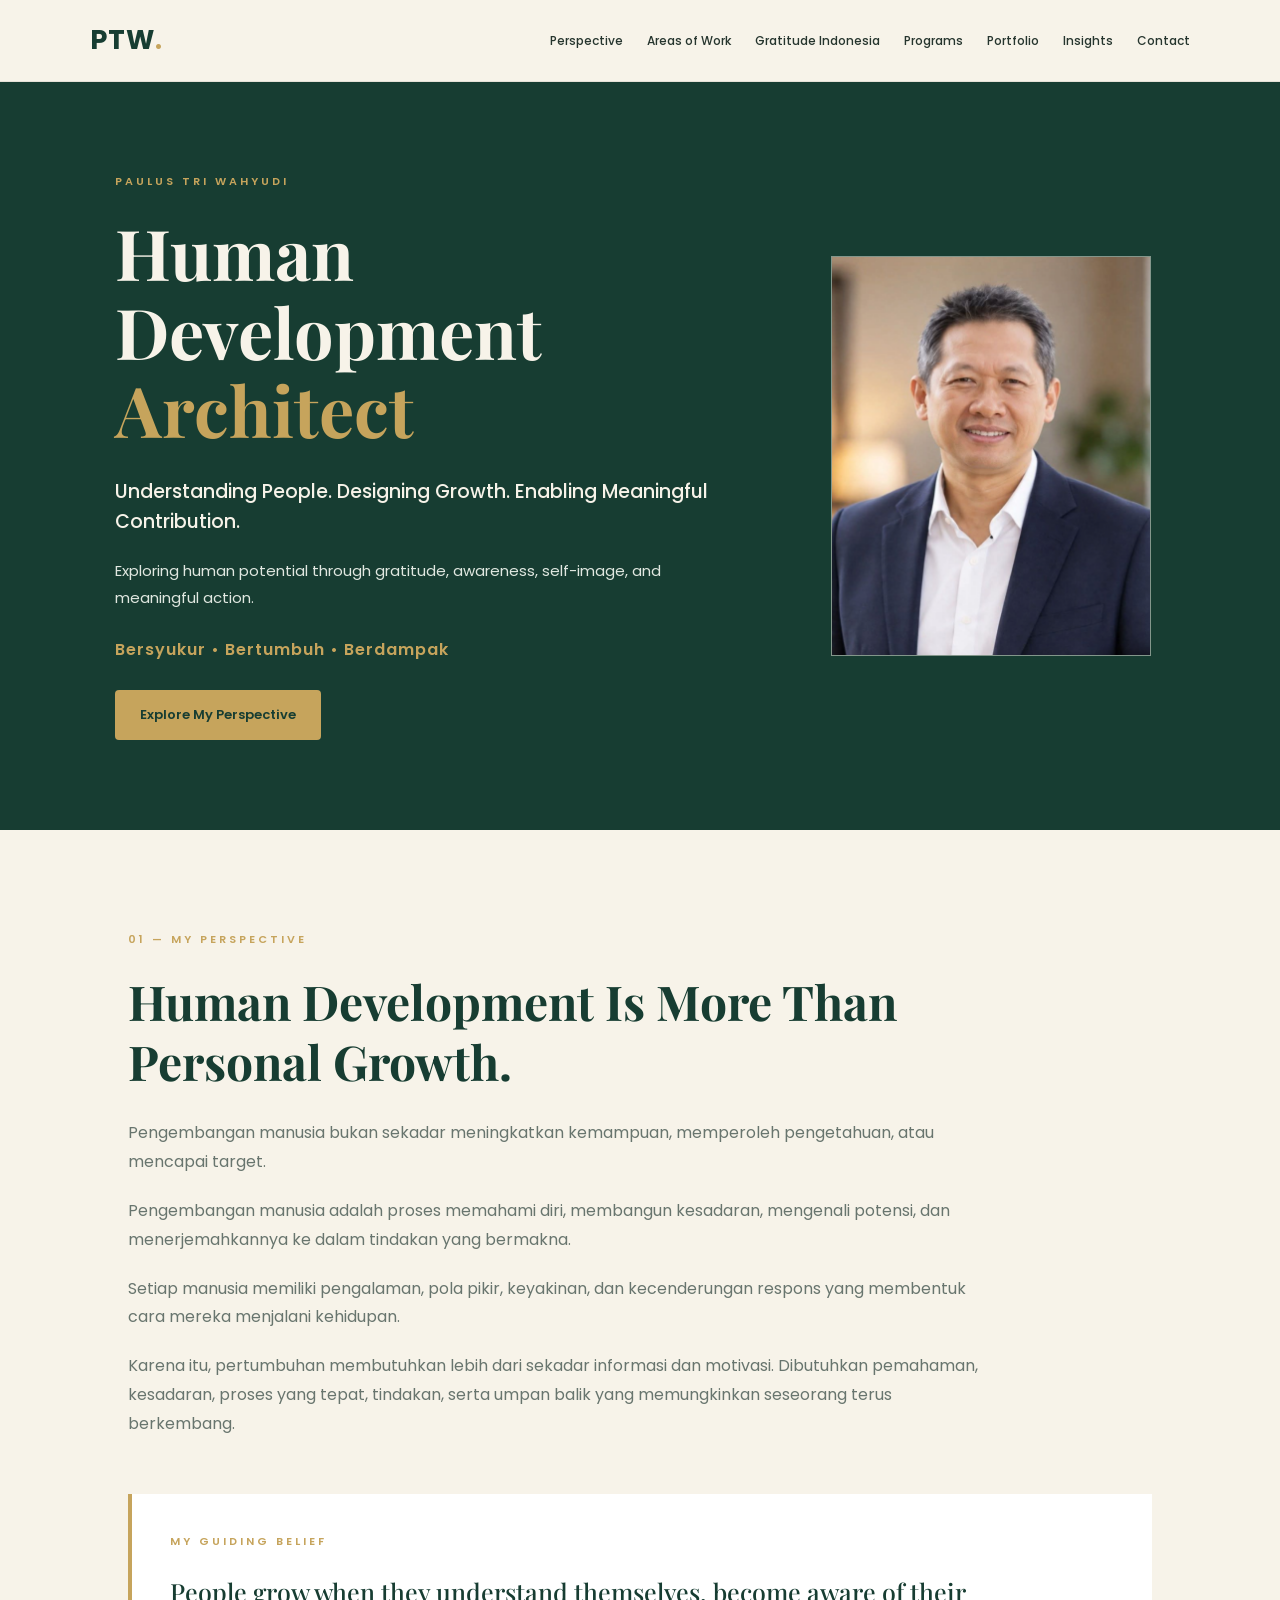
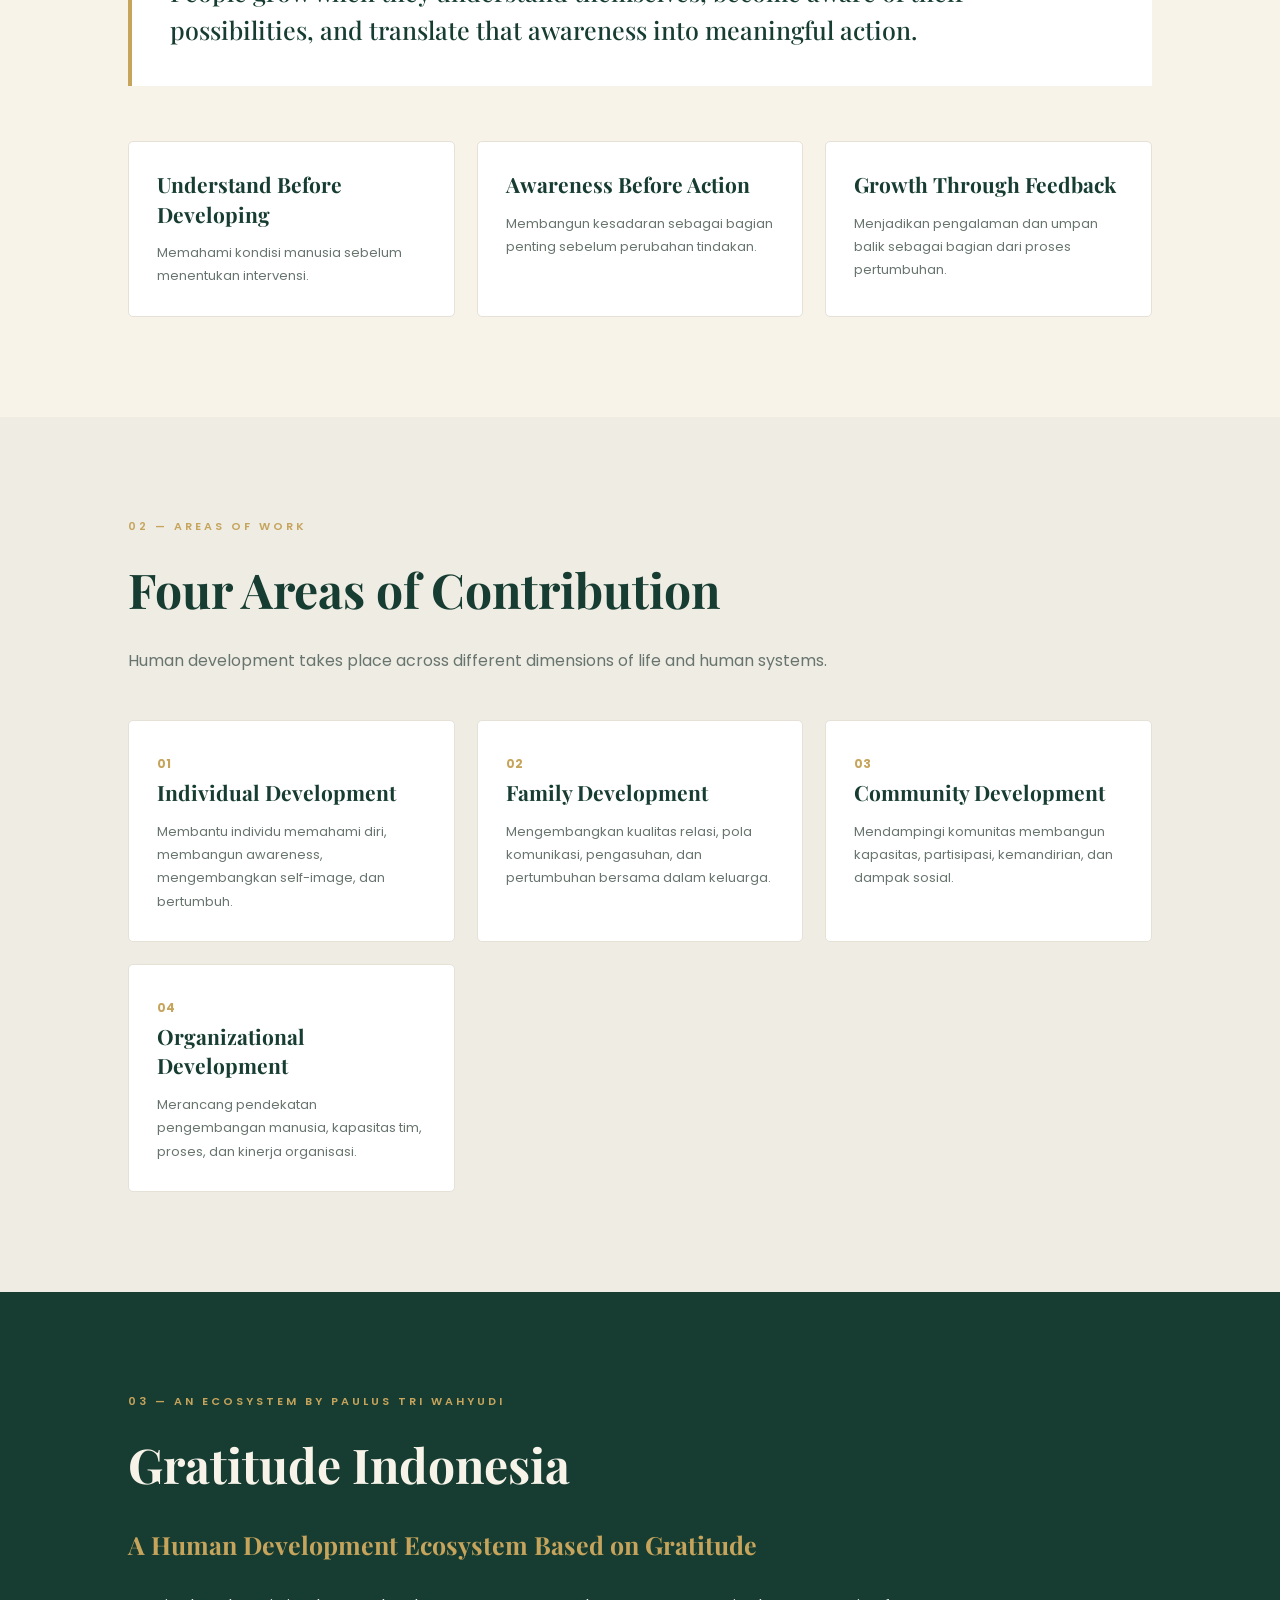
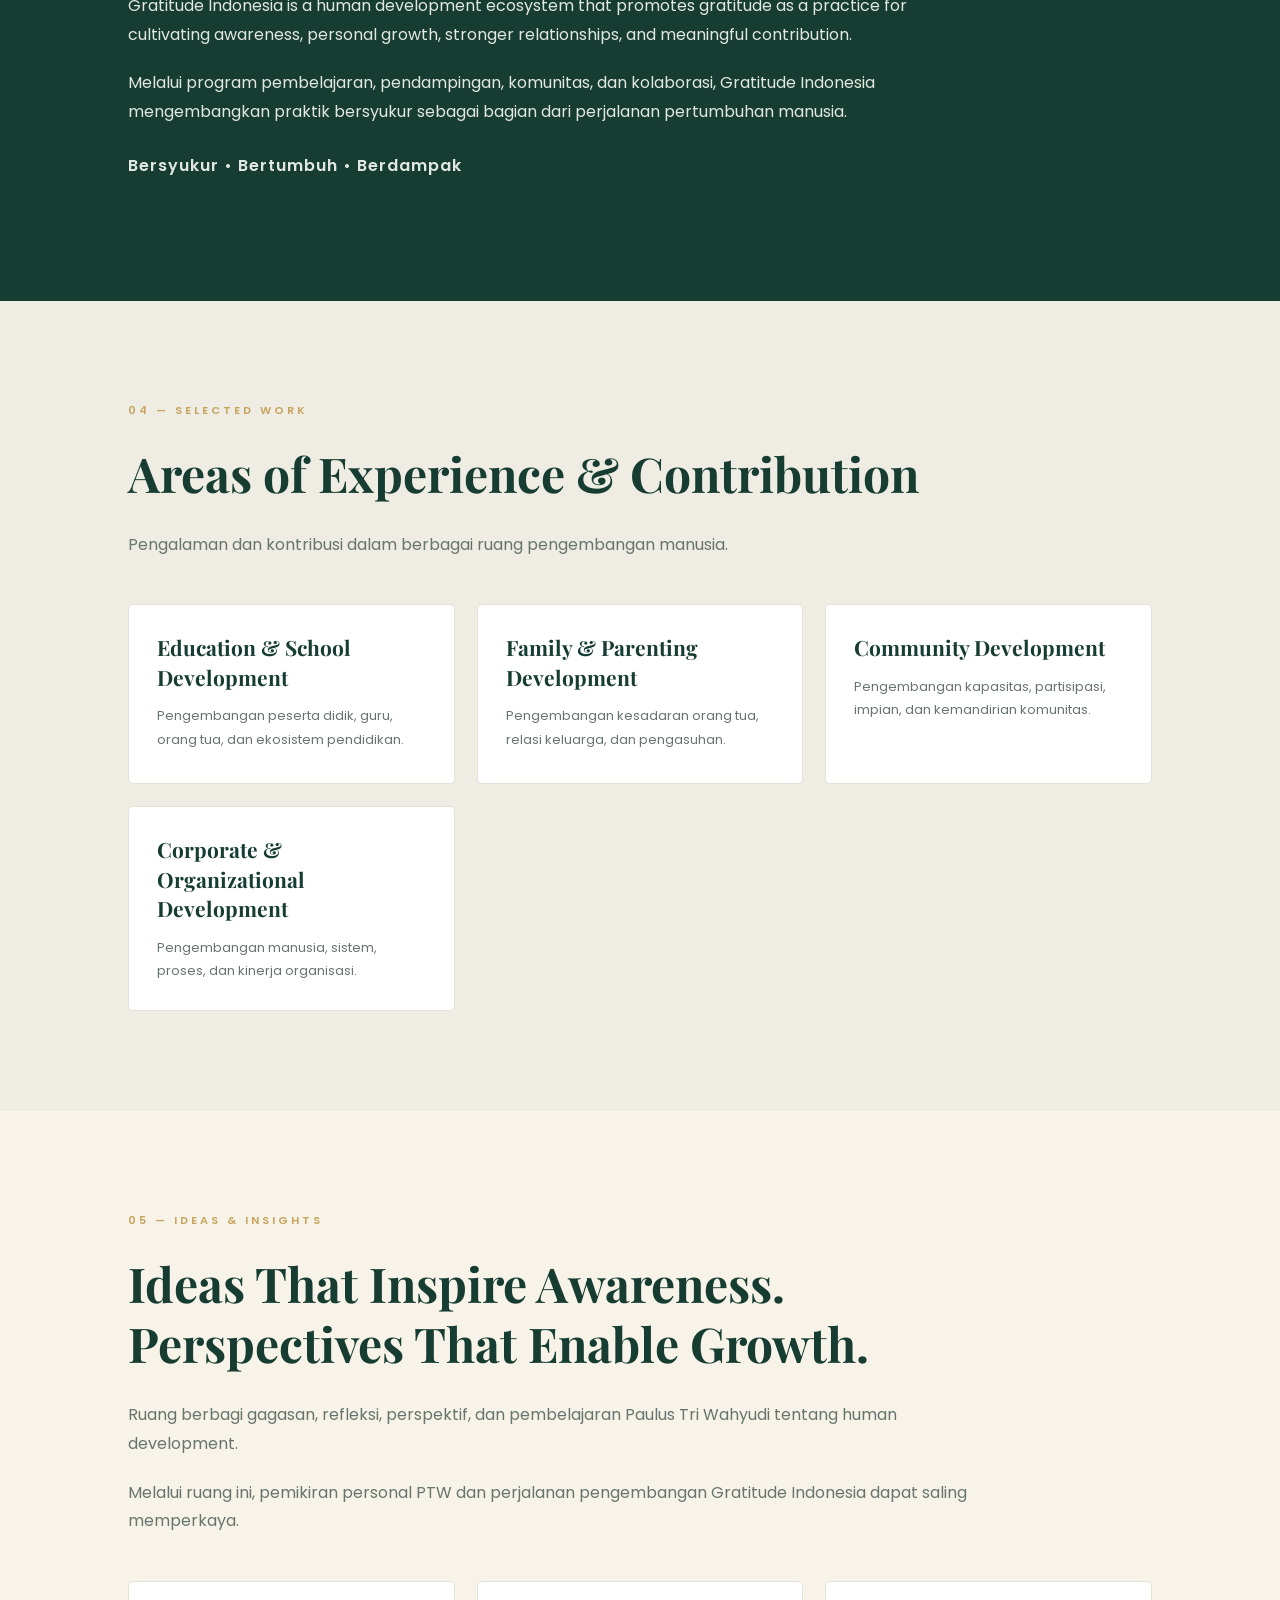
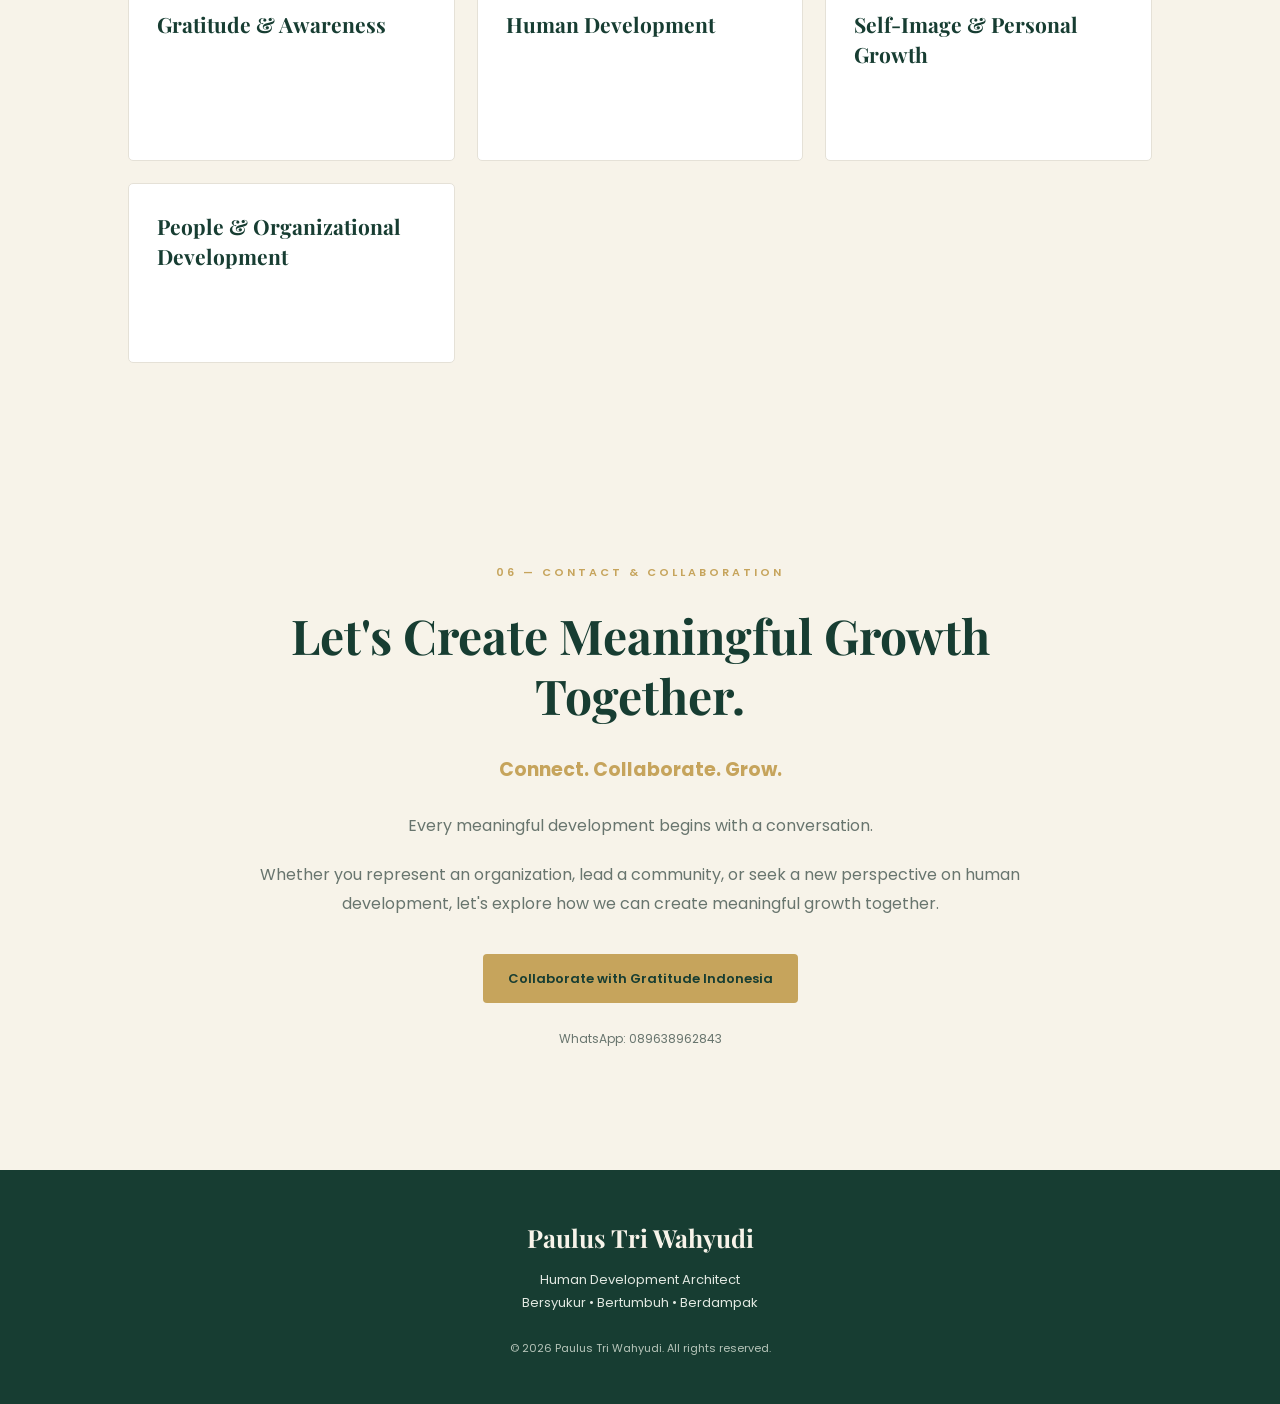
<file: index.html>
<!DOCTYPE html>
<html lang="en">
<head>
  <meta charset="UTF-8">
  <meta name="viewport" content="width=device-width, initial-scale=1.0">
  <meta name="description" content="Paulus Tri Wahyudi — Human Development Architect. Understanding People. Designing Growth. Enabling Meaningful Contribution.">
  <title>Paulus Tri Wahyudi | Human Development Architect</title>
  <link rel="preconnect" href="https://fonts.googleapis.com">
  <link rel="preconnect" href="https://fonts.gstatic.com" crossorigin>
  <link href="https://fonts.googleapis.com/css2?family=Playfair+Display:wght@500;600;700&family=Poppins:wght@300;400;500;600;700&display=swap" rel="stylesheet">
  <link rel="stylesheet" href="style.css">
</head>
<body>

<header class="header">
  <a class="logo" href="#home">PTW<span>.</span></a> 
<nav>
    <a href="#about">Perspective</a>
    <a href="#work">Areas of Work</a>
    <a href="#gratitude">Gratitude Indonesia</a>
    <a href="programs.html">Programs</a>
    <a href="#portfolio">Portfolio</a>
    <a href="#insights">Insights</a>
    <a href="#contact">Contact</a>
</nav>

</header>

<main>

<section class="hero" id="home">
  <div class="hero-content"> 
    
    <p class="eyebrow">PAULUS TRI WAHYUDI</p>
    <h1>Human Development<br><span>Architect</span></h1>
    <h2>Understanding People. Designing Growth. Enabling Meaningful Contribution.</h2>
    <p class="hero-description">
      Exploring human potential through gratitude, awareness,
      self-image, and meaningful action.
    </p>
    <p class="tagline">Bersyukur • Bertumbuh • Berdampak</p>
    <a class="button" href="#about">Explore My Perspective</a>
  </div>

  <div class="photo-placeholder">
  <div class="photo-frame">
    <img
      src="https://ptwgratitude.github.io/ptw-digital-home/ptw-profile.png"
      alt="Paulus Tri Wahyudi"
      style="width:100%; height:100%; object-fit:cover; object-position:center 25%;"
    >
  </div>
</div>
</section>

<section class="section" id="about">
  <p class="eyebrow">01 — MY PERSPECTIVE</p>
  <h2>Human Development Is More Than Personal Growth.</h2>
  <p>
    Pengembangan manusia bukan sekadar meningkatkan kemampuan,
    memperoleh pengetahuan, atau mencapai target.
  </p>
  <p>
    Pengembangan manusia adalah proses memahami diri, membangun
    kesadaran, mengenali potensi, dan menerjemahkannya ke dalam
    tindakan yang bermakna.
  </p>
  <p>
    Setiap manusia memiliki pengalaman, pola pikir, keyakinan,
    dan kecenderungan respons yang membentuk cara mereka menjalani
    kehidupan.
  </p>
  <p>
    Karena itu, pertumbuhan membutuhkan lebih dari sekadar informasi
    dan motivasi. Dibutuhkan pemahaman, kesadaran, proses yang tepat,
    tindakan, serta umpan balik yang memungkinkan seseorang terus berkembang.
  </p>

  <div class="belief">
    <p class="eyebrow">MY GUIDING BELIEF</p>
    <h3>People grow when they understand themselves, become aware
    of their possibilities, and translate that awareness into
    meaningful action.</h3>
  </div>

  <div class="principles">
    <article>
      <h3>Understand Before Developing</h3>
      <p>Memahami kondisi manusia sebelum menentukan intervensi.</p>
    </article>
    <article>
      <h3>Awareness Before Action</h3>
      <p>Membangun kesadaran sebagai bagian penting sebelum perubahan tindakan.</p>
    </article>
    <article>
      <h3>Growth Through Feedback</h3>
      <p>Menjadikan pengalaman dan umpan balik sebagai bagian dari proses pertumbuhan.</p>
    </article>
  </div>
</section>

<section class="section alt" id="work">
  <p class="eyebrow">02 — AREAS OF WORK</p>
  <h2>Four Areas of Contribution</h2>
  <p class="section-intro">
    Human development takes place across different dimensions
    of life and human systems.
  </p>

  <div class="grid">
    <article class="work-card">
      <span>01</span>
      <h3>Individual Development</h3>
      <p>Membantu individu memahami diri, membangun awareness,
      mengembangkan self-image, dan bertumbuh.</p>
    </article>
    <article class="work-card">
      <span>02</span>
      <h3>Family Development</h3>
      <p>Mengembangkan kualitas relasi, pola komunikasi,
      pengasuhan, dan pertumbuhan bersama dalam keluarga.</p>
    </article>
    <article class="work-card">
      <span>03</span>
      <h3>Community Development</h3>
      <p>Mendampingi komunitas membangun kapasitas,
      partisipasi, kemandirian, dan dampak sosial.</p>
    </article>
    <article class="work-card">
      <span>04</span>
      <h3>Organizational Development</h3>
      <p>Merancang pendekatan pengembangan manusia, kapasitas tim,
      proses, dan kinerja organisasi.</p>
    </article>
  </div>
</section>

<section class="section gratitude" id="gratitude">
  <p class="eyebrow">03 — AN ECOSYSTEM BY PAULUS TRI WAHYUDI</p>
  <h2>Gratitude Indonesia</h2>
  <h3>A Human Development Ecosystem Based on Gratitude</h3>
  <p>
    Gratitude Indonesia is a human development ecosystem that
    promotes gratitude as a practice for cultivating awareness,
    personal growth, stronger relationships, and meaningful contribution.
  </p>
  <p>
    Melalui program pembelajaran, pendampingan, komunitas,
    dan kolaborasi, Gratitude Indonesia mengembangkan praktik
    bersyukur sebagai bagian dari perjalanan pertumbuhan manusia.
  </p>
  <p class="tagline">Bersyukur • Bertumbuh • Berdampak</p>
</section>

<section class="section alt" id="portfolio">
  <p class="eyebrow">04 — SELECTED WORK</p>
  <h2>Areas of Experience & Contribution</h2>
  <p class="section-intro">
    Pengalaman dan kontribusi dalam berbagai ruang pengembangan manusia.
  </p>
  <div class="grid">
    <article class="work-card">
      <h3>Education & School Development</h3>
      <p>Pengembangan peserta didik, guru, orang tua, dan ekosistem pendidikan.</p>
    </article>
    <article class="work-card">
      <h3>Family & Parenting Development</h3>
      <p>Pengembangan kesadaran orang tua, relasi keluarga, dan pengasuhan.</p>
    </article>
    <article class="work-card">
      <h3>Community Development</h3>
      <p>Pengembangan kapasitas, partisipasi, impian, dan kemandirian komunitas.</p>
    </article>
    <article class="work-card">
      <h3>Corporate & Organizational Development</h3>
      <p>Pengembangan manusia, sistem, proses, dan kinerja organisasi.</p>
    </article>
  </div>
</section>

<section class="section" id="insights">
  <p class="eyebrow">05 — IDEAS & INSIGHTS</p>
  <h2>Ideas That Inspire Awareness. Perspectives That Enable Growth.</h2>
  <p>
    Ruang berbagi gagasan, refleksi, perspektif, dan pembelajaran
    Paulus Tri Wahyudi tentang human development.
  </p>
  <p>
    Melalui ruang ini, pemikiran personal PTW dan perjalanan
    pengembangan Gratitude Indonesia dapat saling memperkaya.
  </p>
  <div class="grid">
    <article class="work-card"><h3>Gratitude & Awareness</h3></article>
    <article class="work-card"><h3>Human Development</h3></article>
    <article class="work-card"><h3>Self-Image & Personal Growth</h3></article>
    <article class="work-card"><h3>People & Organizational Development</h3></article>
  </div>
</section>

<section class="section contact" id="contact">
  <p class="eyebrow">06 — CONTACT & COLLABORATION</p>
  <h2>Let's Create Meaningful Growth Together.</h2>
  <h3>Connect. Collaborate. Grow.</h3>
  <p>
    Every meaningful development begins with a conversation.
  </p>
  <p>
    Whether you represent an organization, lead a community,
    or seek a new perspective on human development, let's explore
    how we can create meaningful growth together.
  </p>
  <div class="contact-links">
    <a class="button" href="https://wa.me/6289638962843" target="_blank WhatsApp PTW </a>
    <a class="button button-outline" href="#gratitude">
      Collaborate with Gratitude Indonesia
    </a>
  </div>
  <p class="contact-note">
    WhatsApp: 089638962843
  </p>
</section>

</main>

<footer>
  <h3>Paulus Tri Wahyudi</h3>
  <p>Human Development Architect</p>
  <p>Bersyukur • Bertumbuh • Berdampak</p>
  <p class="copyright">© 2026 Paulus Tri Wahyudi. All rights reserved.</p>
</footer>

</body>
</html>
</file>
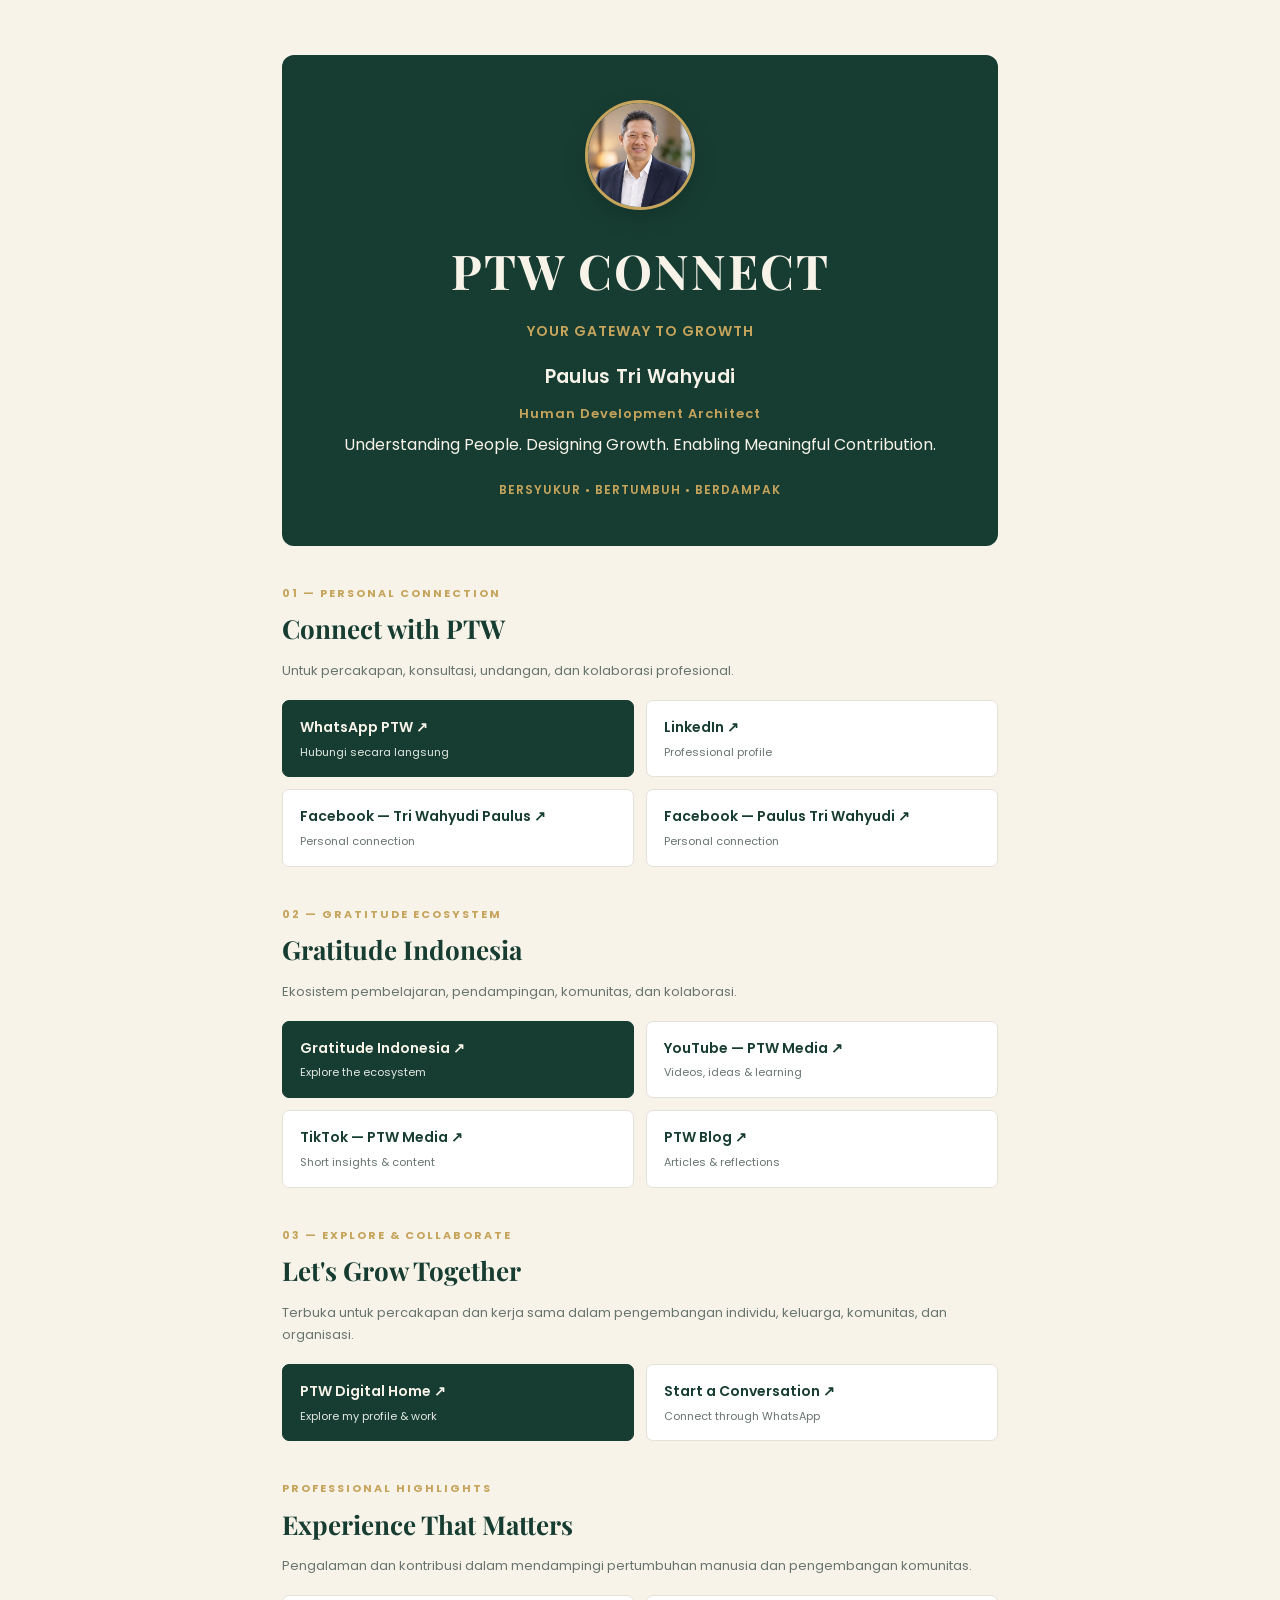
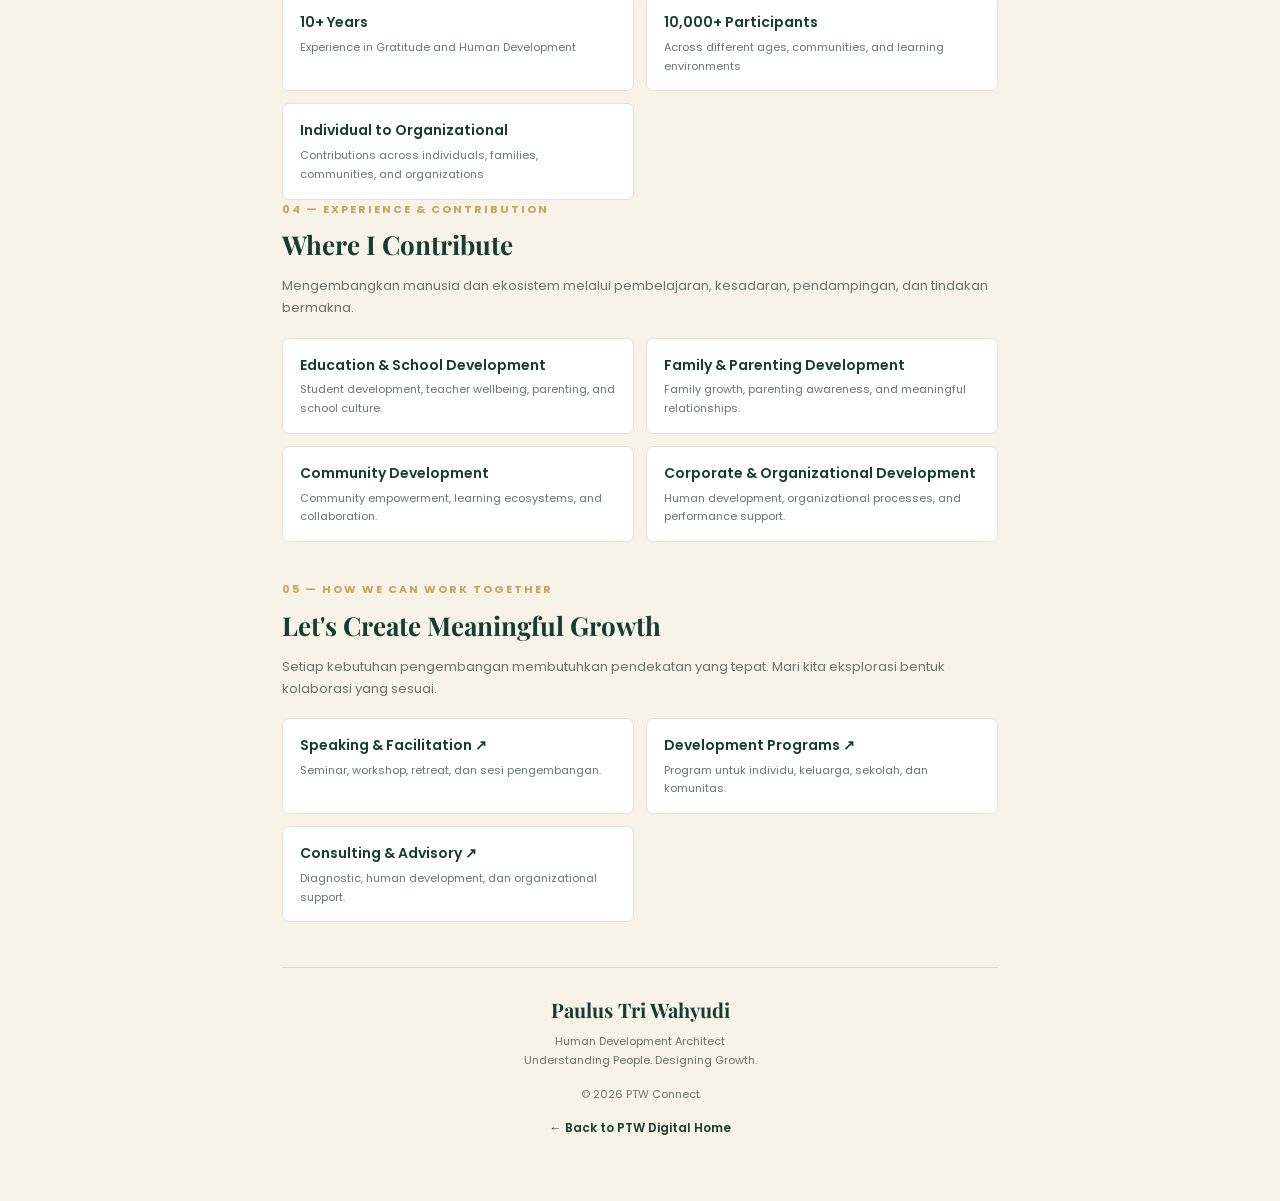
<file: connect.html>
<!DOCTYPE html>
<html lang="id">
<head>
  <meta charset="UTF-8">
  <meta name="viewport" content="width=device-width, initial-scale=1.0">

  <title>PTW Connect | Paulus Tri Wahyudi</title>

  <meta name="description" content="Connect with Paulus Tri Wahyudi, Human Development Architect, and explore Gratitude Indonesia.">

  <link rel="preconnect" href="https://fonts.googleapis.com">
  <link rel="preconnect" href="https://fonts.gstatic.com" crossorigin>
  <link href="https://fonts.googleapis.com/css2?family=Poppins:wght@300;400;500;600;700&family=Playfair+Display:wght@500;600;700&display=swap" rel="stylesheet">

  <style>
    :root {
      --forest: #173D32;
      --forest-light: #285747;
      --cream: #F7F3E9;
      --gold: #C6A45C;
      --text: #26352E;
      --muted: #68756E;
      --white: #FFFFFF;
    }

    * {
      margin: 0;
      padding: 0;
      box-sizing: border-box;
    }

    body {
      font-family: 'Poppins', sans-serif;
      background: var(--cream);
      color: var(--text);
      line-height: 1.7;
    }

    .connect-page {
      width: 100%;
      max-width: 760px;
      margin: auto;
      padding: 55px 22px 35px;
    }

    .connect-hero {
      text-align: center;
      padding: 45px 25px;
      background: var(--forest);
      color: var(--cream);
      border-radius: 12px;
    }

    .connect-profile-photo {
  width: 110px;
  height: 110px;
  margin: 0 auto 20px;
  display: block;
  object-fit: cover;
  object-position: center 25%;
  border: 3px solid var(--gold);
  border-radius: 50%;
  box-shadow: 0 8px 24px rgba(0, 0, 0, 0.15);
    }

    .connect-hero h1 {
      font-family: 'Playfair Display', serif;
      font-size: clamp(34px, 7vw, 48px);
      letter-spacing: 2px;
      margin-bottom: 8px;
    }

    .connect-subtitle {
      color: var(--gold);
      font-size: 14px;
      font-weight: 600;
      letter-spacing: 1px;
      margin-bottom: 17px;
    }

    .connect-identity {
  font-size: 15px;
  margin-bottom: 6px;
  letter-spacing: 0.3px;
}

.connect-identity:first-of-type {
  margin-top: 18px;
  font-size: 19px;
  font-weight: 600;
  color: var(--cream);
}

.connect-identity strong {
  color: var(--gold);
  font-size: 13px;
  font-weight: 600;
  letter-spacing: 1px;
}
    }

    .connect-description {
      max-width: 470px;
      margin: 0 auto;
      color: #E1E8E1;
      font-size: 13px;
    }

    .connect-tagline {
      margin-top: 22px;
      color: var(--gold);
      font-size: 12px;
      font-weight: 600;
      letter-spacing: 1px;
    }

    .connect-section {
      margin-top: 38px;
    }

    .connect-label {
      color: var(--gold);
      font-size: 11px;
      font-weight: 700;
      letter-spacing: 2px;
      margin-bottom: 5px;
    }

    .connect-section h2 {
      font-family: 'Playfair Display', serif;
      color: var(--forest);
      font-size: 26px;
      margin-bottom: 8px;
    }

    .connect-section > p {
      color: var(--muted);
      font-size: 13px;
      margin-bottom: 18px;
    }

    .connect-links {
      display: grid;
      grid-template-columns: 1fr 1fr;
      gap: 12px;
    }

    .connect-link {
      display: block;
      padding: 15px 17px;
      background: var(--white);
      border: 1px solid #E5E1D7;
      border-radius: 7px;
      text-decoration: none;
      color: var(--forest);
      transition: 0.25s ease;
    }

    .connect-link:hover {
      border-color: var(--gold);
      transform: translateY(-3px);
    }

    .connect-link strong {
      display: block;
      font-size: 14px;
      font-weight: 600;
      margin-bottom: 3px;
    }

    .connect-link span {
      display: block;
      color: var(--muted);
      font-size: 11px;
    }

    .connect-link.primary {
      background: var(--forest);
      border-color: var(--forest);
      color: var(--cream);
    }

    .connect-link.primary span {
      color: #E1E8E1;
    }

    .connect-footer {
      margin-top: 45px;
      padding: 25px 10px;
      border-top: 1px solid #DED9CD;
      text-align: center;
    }

    .connect-footer strong {
      display: block;
      color: var(--forest);
      font-family: 'Playfair Display', serif;
      font-size: 20px;
      margin-bottom: 5px;
    }

    .connect-footer p {
      color: var(--muted);
      font-size: 11px;
    }

    .connect-back {
      display: inline-block;
      margin-top: 15px;
      color: var(--forest);
      font-size: 12px;
      font-weight: 600;
      text-decoration: none;
    }

    @media (max-width: 520px) {
      .connect-page {
        padding: 22px 15px;
      }

      .connect-hero {
        padding: 38px 18px;
      }

      .connect-links {
        grid-template-columns: 1fr;
      }
    }
  </style>
</head>

<body>
  <main class="connect-page">

    <header class="connect-hero">
      <img
  src="https://ptwgratitude.github.io/ptw-digital-home/ptw-profile.png"
  alt="Paulus Tri Wahyudi"
  class="connect-profile-photo"
>

      <h1>PTW CONNECT</h1>
      <div class="connect-subtitle">YOUR GATEWAY TO GROWTH</div>

      <p class="connect-identity">Paulus Tri Wahyudi</p>
      <p class="connect-identity"><strong>Human Development Architect</strong></p>

      <p class="connect-description">
        Understanding People. Designing Growth.
        Enabling Meaningful Contribution.
      </p>

      <div class="connect-tagline">
        BERSYUKUR • BERTUMBUH • BERDAMPAK
      </div>
    </header>

    <section class="connect-section">
      <div class="connect-label">01 — PERSONAL CONNECTION</div>
      <h2>Connect with PTW</h2>
      <p>Untuk percakapan, konsultasi, undangan, dan kolaborasi profesional.</p>

      <div class="connect-links">
        <a class="connect-link primary"
           href="https://wa.me/6289638962843"
           target="_blank" rel="noopener noreferrer">
          <strong>WhatsApp PTW ↗</strong>
          <span>Hubungi secara langsung</span>
        </a>

        <a class="connect-link"
           href="https://www.linkedin.com/in/paulus-tri-wahyudi-9019326a/"
           target="_blank" rel="noopener noreferrer">
          <strong>LinkedIn ↗</strong>
          <span>Professional profile</span>
        </a>

        <a class="connect-link"
           href="https://www.facebook.com/Paulustriwahyudi"
           target="_blank" rel="noopener noreferrer">
          <strong>Facebook — Tri Wahyudi Paulus ↗</strong>
          <span>Personal connection</span>
        </a>

        <a class="connect-link"
           href="https://www.facebook.com/paulus.triwahyudi.3"
           target="_blank" rel="noopener noreferrer">
          <strong>Facebook — Paulus Tri Wahyudi ↗</strong>
          <span>Personal connection</span>
        </a>
      </div>
    </section>

    <section class="connect-section">
      <div class="connect-label">02 — GRATITUDE ECOSYSTEM</div>
      <h2>Gratitude Indonesia</h2>
      <p>Ekosistem pembelajaran, pendampingan, komunitas, dan kolaborasi.</p>

      <div class="connect-links">
        <a class="connect-link primary"
           href="https://www.facebook.com/profile.php?id=61588974992456"
           target="_blank" rel="noopener noreferrer">
          <strong>Gratitude Indonesia ↗</strong>
          <span>Explore the ecosystem</span>
        </a>

        <a class="connect-link"
           href="https://www.youtube.com/@ptwmedia8630"
           target="_blank" rel="noopener noreferrer">
          <strong>YouTube — PTW Media ↗</strong>
          <span>Videos, ideas & learning</span>
        </a>

        <a class="connect-link"
           href="https://www.tiktok.com/@ptwmedia"
           target="_blank" rel="noopener noreferrer">
          <strong>TikTok — PTW Media ↗</strong>
          <span>Short insights & content</span>
        </a>

        <a class="connect-link"
           href="https://paulustriwahyudi.blogspot.com/"
           target="_blank" rel="noopener noreferrer">
          <strong>PTW Blog ↗</strong>
          <span>Articles & reflections</span>
        </a>
      </div>
    </section>

    <section class="connect-section">
      <div class="connect-label">03 — EXPLORE & COLLABORATE</div>
      <h2>Let's Grow Together</h2>
      <p>
        Terbuka untuk percakapan dan kerja sama dalam pengembangan
        individu, keluarga, komunitas, dan organisasi.
      </p>

      <div class="connect-links">
        <a class="connect-link primary"
           href="https://ptwgratitude.github.io/ptw-digital-home/"
           target="_blank" rel="noopener noreferrer">
          <strong>PTW Digital Home ↗</strong>
          <span>Explore my profile & work</span>
        </a>

        <a class="connect-link"
           href="https://wa.me/6289638962843"
           target="_blank" rel="noopener noreferrer">
          <strong>Start a Conversation ↗</strong>
          <span>Connect through WhatsApp</span>
        </a>
      </div>
    </section>
<section class="connect-section"> 
  <section class="connect-section">
  <div class="connect-label">PROFESSIONAL HIGHLIGHTS</div>
  <h2>Experience That Matters</h2>
  <p>
    Pengalaman dan kontribusi dalam mendampingi pertumbuhan
    manusia dan pengembangan komunitas.
  </p>

  <div class="connect-links">

    <div class="connect-link">
      <strong>10+ Years</strong>
      <span>Experience in Gratitude and Human Development</span>
    </div>

    <div class="connect-link">
      <strong>10,000+ Participants</strong>
      <span>Across different ages, communities, and learning environments</span>
    </div>

    <div class="connect-link">
      <strong>Individual to Organizational</strong>
      <span>Contributions across individuals, families, communities, and organizations</span>
    </div>

  </div>
</section>  <div class="connect-label">04 — EXPERIENCE & CONTRIBUTION</div>
  <h2>Where I Contribute</h2>
  <p>
    Mengembangkan manusia dan ekosistem melalui pembelajaran,
    kesadaran, pendampingan, dan tindakan bermakna.
  </p>

  <div class="connect-links">

    <div class="connect-link">
      <strong>Education & School Development</strong>
      <span>Student development, teacher wellbeing, parenting, and school culture.</span>
    </div>

    <div class="connect-link">
      <strong>Family & Parenting Development</strong>
      <span>Family growth, parenting awareness, and meaningful relationships.</span>
    </div>

    <div class="connect-link">
      <strong>Community Development</strong>
      <span>Community empowerment, learning ecosystems, and collaboration.</span>
    </div>

    <div class="connect-link">
      <strong>Corporate & Organizational Development</strong>
      <span>Human development, organizational processes, and performance support.</span>
    </div>

  </div>
</section> 
    <section class="connect-section">
  <div class="connect-label">05 — HOW WE CAN WORK TOGETHER</div>
  <h2>Let's Create Meaningful Growth</h2>
  <p>
    Setiap kebutuhan pengembangan membutuhkan pendekatan yang tepat.
    Mari kita eksplorasi bentuk kolaborasi yang sesuai.
  </p>

  <div class="connect-links">

    <a class="connect-link"
       href="https://wa.me/6289638962843?text=Halo%20PTW%2C%20saya%20ingin%20berdiskusi%20tentang%20Speaking%20%26%20Facilitation."
       target="_blank" rel="noopener noreferrer">
      <strong>Speaking & Facilitation ↗</strong>
      <span>Seminar, workshop, retreat, dan sesi pengembangan.</span>
    </a>

    <a class="connect-link"
       href="https://wa.me/6289638962843?text=Halo%20PTW%2C%20saya%20ingin%20berdiskusi%20tentang%20Development%20Programs."
       target="_blank" rel="noopener noreferrer">
      <strong>Development Programs ↗</strong>
      <span>Program untuk individu, keluarga, sekolah, dan komunitas.</span>
    </a>

    <a class="connect-link"
       href="https://wa.me/6289638962843?text=Halo%20PTW%2C%20saya%20ingin%20berdiskusi%20tentang%20Consulting%20%26%20Advisory."
       target="_blank" rel="noopener noreferrer">
      <strong>Consulting & Advisory ↗</strong>
      <span>Diagnostic, human development, dan organizational support.</span>
    </a>

  </div>
</section>
    <footer class="connect-footer">
      <strong>Paulus Tri Wahyudi</strong>
      <p>Human Development Architect</p>
      <p>Understanding People. Designing Growth.</p>
      <p style="margin-top: 15px;">© 2026 PTW Connect</p>

      <a class="connect-back"
         href="https://ptwgratitude.github.io/ptw-digital-home/">
        ← Back to PTW Digital Home
      </a>
    </footer>

  </main>
</body>
</html>
</file>
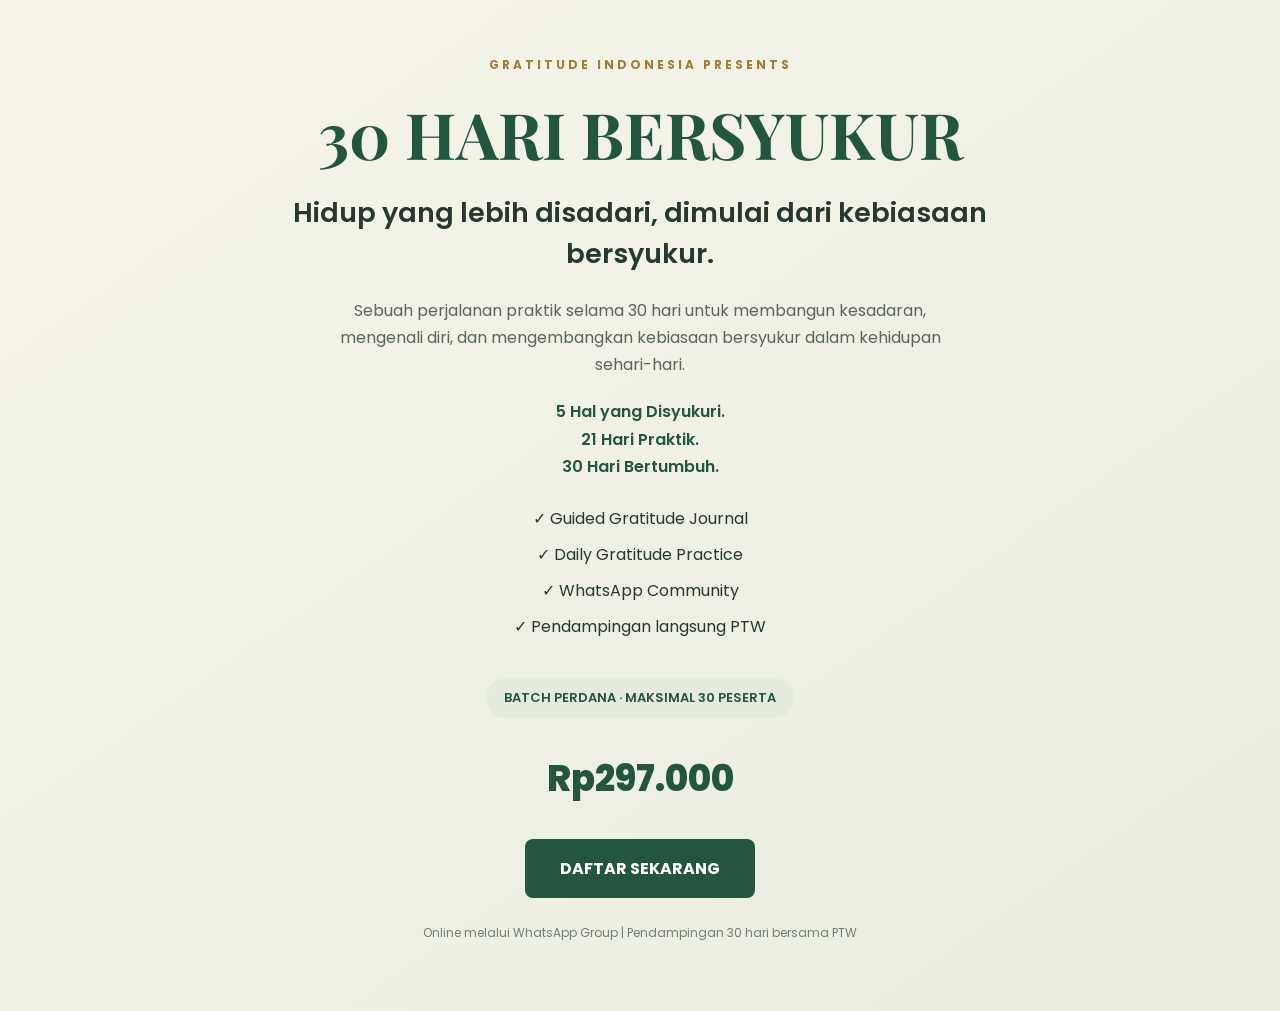
<file: programs.html>
<!DOCTYPE html>
<html lang="id">
<head>
  <meta charset="UTF-8">
  <meta name="viewport" content="width=device-width, initial-scale=1.0">
  <meta name="description" content="30 Hari Bersyukur bersama Gratitude Indonesia. Praktik bersyukur selama 30 hari dengan pendampingan PTW.">
  <title>30 Hari Bersyukur | Gratitude Indonesia</title>

  <link rel="preconnect" href="https://fonts.googleapis.com">
  <link href="https://fonts.googleapis.com/css2?family=Poppins:wght@400;500;600;700;800&family=Playfair+Display:wght@600;700&display=swap" rel="stylesheet">

  <style>
    * { box-sizing: border-box; }
    body {
      margin: 0;
      font-family: 'Poppins', sans-serif;
      color: #26382f;
      background: #f7f4e9;
      line-height: 1.7;
    }
    .hero {
      min-height: 100vh;
      display: flex;
      align-items: center;
      justify-content: center;
      padding: 55px 22px;
      text-align: center;
      background: linear-gradient(145deg, #f7f4e9, #e8eddf);
    }
    .content { max-width: 760px; }
    .brand {
      color: #a17b37;
      font-size: 12px;
      font-weight: 700;
      letter-spacing: 3px;
    }
    h1 {
      font-family: 'Playfair Display', serif;
      font-size: clamp(38px, 8vw, 64px);
      line-height: 1.15;
      color: #24553f;
      margin: 22px 0;
    }
    h2 {
      font-size: clamp(20px, 4vw, 27px);
      font-weight: 600;
      line-height: 1.5;
    }
    .description {
      font-size: 16px;
      color: #58665c;
      margin: 20px auto;
      max-width: 650px;
    }
    .badge {
      display: inline-block;
      background: #e4eadc;
      color: #24553f;
      padding: 9px 18px;
      border-radius: 30px;
      font-size: 13px;
      font-weight: 600;
      margin: 12px 0;
    }
    .method {
      color: #24553f;
      font-weight: 600;
      margin: 20px 0;
    }
    .price {
      color: #24553f;
      font-size: 36px;
      font-weight: 800;
      margin: 18px 0;
    }
    .features {
      margin: 25px auto;
      padding: 0;
      list-style: none;
    }
    .features li { margin: 9px 0; }
    .cta {
      display: inline-block;
      background: #24553f;
      color: white;
      padding: 16px 35px;
      border-radius: 8px;
      text-decoration: none;
      font-weight: 700;
      margin-top: 12px;
      transition: background .2s;
    }
    .cta:hover { background: #173d2c; }
    .note {
      font-size: 12px;
      color: #718075;
      margin-top: 25px;
    }
  </style>
</head>

<body>
  <main class="hero">
    <div class="content">
      <div class="brand">GRATITUDE INDONESIA PRESENTS</div>

      <h1>30 HARI BERSYUKUR</h1>

      <h2>
        Hidup yang lebih disadari,
        dimulai dari kebiasaan bersyukur.
      </h2>

      <p class="description">
        Sebuah perjalanan praktik selama 30 hari
        untuk membangun kesadaran, mengenali diri,
        dan mengembangkan kebiasaan bersyukur
        dalam kehidupan sehari-hari.
      </p>

      <div class="method">
        5 Hal yang Disyukuri.<br>
        21 Hari Praktik.<br>
        30 Hari Bertumbuh.
      </div>

      <ul class="features">
        <li>✓ Guided Gratitude Journal</li>
        <li>✓ Daily Gratitude Practice</li>
        <li>✓ WhatsApp Community</li>
        <li>✓ Pendampingan langsung PTW</li>
      </ul>

      <div class="badge">
        BATCH PERDANA · MAKSIMAL 30 PESERTA
      </div>

      <div class="price">Rp297.000</div>

      <a class="cta"
         href="https://wa.me/6289638962843?text=Halo%20Gratitude%20Indonesia%2C%20saya%20tertarik%20mengikuti%20program%2030%20Hari%20Bersyukur."
         target="_blank">
        DAFTAR SEKARANG
      </a>

      <p class="note">
        Online melalui WhatsApp Group |
        Pendampingan 30 hari bersama PTW
      </p>
    </div>
  </main>
</body>
</html>
</file>
<file: style.css>
:root {
  --forest: #173D32;
  --forest-light: #285747;
  --cream: #F7F3E9;
  --warm-gold: #C6A45C;
  --text: #26352E;
  --muted: #68756E;
  --white: #FFFFFF;
  --border: #E5E1D7;
}

* {
  margin: 0;
  padding: 0;
  box-sizing: border-box;
}

html {
  scroll-behavior: smooth;
}

body {
  font-family: 'Poppins', sans-serif;
  background: var(--cream);
  color: var(--text);
  line-height: 1.8;
}

a {
  text-decoration: none;
  color: inherit;
}

.header {
  min-height: 76px;
  padding: 16px 7%;
  display: flex;
  align-items: center;
  justify-content: space-between;
  background: var(--cream);
  border-bottom: 1px solid var(--border);
}

.logo {
  font-size: 27px;
  font-weight: 700;
  color: var(--forest);
  letter-spacing: 1px;
}

.logo span {
  color: var(--warm-gold);
}

.header nav {
  display: flex;
  align-items: center;
  gap: 24px;
}

.header nav a {
  font-size: 12px;
  font-weight: 500;
  transition: color 0.3s;
}

.header nav a:hover {
  color: var(--warm-gold);
}

.hero {
  min-height: 620px;
  padding: 90px 9%;
  display: grid;
  grid-template-columns: 1.3fr 0.7fr;
  align-items: center;
  gap: 55px;
  background: var(--forest);
  color: var(--cream);
}

.hero-content {
  max-width: 720px;
} 
.hero-profile {
  display: block !important;
  visibility: visible !important;
  opacity: 1 !important;
  position: relative;
  z-index: 2;
  width: 150px;
  height: 150px;
  object-fit: cover;
  object-position: center 35%;
  border-radius: 50%;
  border: 4px solid #C5A46D;
  margin: 0 auto 28px;
}

.eyebrow {
  font-size: 11px;
  font-weight: 600;
  letter-spacing: 3px;
  color: var(--warm-gold);
  margin-bottom: 22px;
  text-transform: uppercase;
}

.hero h1 {
  font-family: 'Playfair Display', serif;
  font-size: clamp(42px, 5.5vw, 70px);
  line-height: 1.12;
  margin-bottom: 28px;
}

.hero h1 span {
  color: var(--warm-gold);
}

.hero h2 {
  font-size: 19px;
  font-weight: 500;
  line-height: 1.6;
  margin-bottom: 20px;
}

.hero-description {
  font-size: 15px;
  color: #E1E8E1;
  max-width: 550px;
  margin-bottom: 25px;
}

.tagline {
  color: var(--warm-gold);
  font-weight: 600;
  letter-spacing: 1px;
  margin: 25px 0;
}

.button {
  display: inline-block;
  padding: 13px 25px;
  border-radius: 4px;
  background: var(--warm-gold);
  color: var(--forest);
  font-size: 13px;
  font-weight: 600;
  transition: 0.3s;
}

.button:hover {
  background: var(--cream);
  transform: translateY(-2px);
}

.photo-placeholder {
  display: flex;
  justify-content: center;
  align-items: center;
}

.photo-frame {
  width: 100%;
  max-width: 320px;
  aspect-ratio: 4 / 5;
  border: 1px solid rgba(247, 243, 233, 0.45);
  background: rgba(255,255,255,0.06);
  display: flex;
  flex-direction: column;
  justify-content: center;
  align-items: center;
  color: var(--cream);
}

.photo-frame span {
  font-family: 'Playfair Display', serif;
  font-size: 75px;
  color: var(--warm-gold);
}

.photo-frame p {
  font-size: 11px;
  text-align: center;
  letter-spacing: 1px;
}

.section {
  padding: 100px 10%;
}

.section h2 {
  max-width: 850px;
  font-family: 'Playfair Display', serif;
  font-size: clamp(32px, 4vw, 48px);
  line-height: 1.25;
  color: var(--forest);
  margin-bottom: 28px;
}

.section > p:not(.eyebrow) {
  max-width: 850px;
  margin-bottom: 20px;
  color: var(--muted);
}

.belief {
  margin: 55px 0;
  padding: 38px;
  border-left: 4px solid var(--warm-gold);
  background: var(--white);
}

.belief h3 {
  font-family: 'Playfair Display', serif;
  color: var(--forest);
  font-size: 25px;
  line-height: 1.5;
  font-weight: 500;
}

.principles,
.grid {
  display: grid;
  grid-template-columns: repeat(3, 1fr);
  gap: 22px;
  margin-top: 45px;
}

.principles article,
.work-card {
  padding: 28px;
  background: var(--white);
  border: 1px solid var(--border);
  border-radius: 5px;
  transition: transform 0.3s, box-shadow 0.3s;
}

.principles article:hover,
.work-card:hover {
  transform: translateY(-5px);
  box-shadow: 0 12px 28px rgba(23, 61, 50, 0.08);
}

.principles h3,
.work-card h3 {
  font-family: 'Playfair Display', serif;
  font-size: 21px;
  color: var(--forest);
  line-height: 1.4;
  margin-bottom: 12px;
}

.principles p,
.work-card p {
  font-size: 13px;
  color: var(--muted);
}

.alt {
  background: #EEECE3;
}

.section-intro {
  max-width: 700px;
}

.work-card > span {
  color: var(--warm-gold);
  font-size: 12px;
  font-weight: 700;
}

.work-card {
  min-height: 180px;
}

.gratitude {
  background: var(--forest);
  color: var(--cream);
}

.gratitude h2 {
  color: var(--cream);
}

.gratitude h3 {
  font-family: 'Playfair Display', serif;
  color: var(--warm-gold);
  font-size: 25px;
  margin-bottom: 25px;
}

.gratitude > p:not(.eyebrow) {
  color: #E1E8E1;
}

.contact {
  text-align: center;
}

.contact h2,
.contact > p {
  margin-left: auto;
  margin-right: auto;
}

.contact h3 {
  color: var(--warm-gold);
  margin-bottom: 25px;
  font-size: 19px;
}

.contact-links {
  display: flex;
  justify-content: center;
  flex-wrap: wrap;
  gap: 15px;
  margin-top: 35px;
}

.button-outline {
  background: transparent;
  color: var(--forest);
  border: 1px solid var(--forest);
}

.button-outline:hover {
  background: var(--forest);
  color: var(--cream);
}

.contact-note {
  font-size: 12px;
  margin-top: 25px;
}

footer {
  padding: 45px 8%;
  background: var(--forest);
  color: var(--cream);
  text-align: center;
}

footer h3 {
  font-family: 'Playfair Display', serif;
  font-size: 25px;
  margin-bottom: 8px;
}

footer p {
  font-size: 13px;
  color: #E1E8E1;
}

footer .copyright {
  margin-top: 25px;
  font-size: 11px;
  color: #B7C5BA;
}

@media (max-width: 900px) {
  .header {
    flex-direction: column;
    gap: 15px;
  }

  .header nav {
    flex-wrap: wrap;
    justify-content: center;
    gap: 12px 18px;
  }

  .hero {
    grid-template-columns: 1fr;
    text-align: center;
    padding: 70px 7%;
  }

  .hero-content {
    margin: auto;
  }

  .photo-frame {
    max-width: 230px;
  }

  .principles,
  .grid {
    grid-template-columns: repeat(2, 1fr);
  }
}

@media (max-width: 600px) {
  .section {
    padding: 70px 7%;
  }

  .hero {
    padding: 65px 7%;
  }

  .hero h2 {
    font-size: 16px;
  }

  .principles,
  .grid {
    grid-template-columns: 1fr;
  }

  .belief {
    padding: 25px;
  }

  .belief h3 {
    font-size: 21px;
  }

  .header nav a {
    font-size: 11px;
  }
}
.hero-profile {
  display: block;
  width: 150px;
  height: 150px;
  object-fit: cover;
  object-position: center 35%;
  border-radius: 50%;
  border: 4px solid #C5A46D;
  margin: 0 auto 28px auto;
  box-shadow: 0 8px 30px rgba(0, 0, 0, 0.12);
}
</file>
